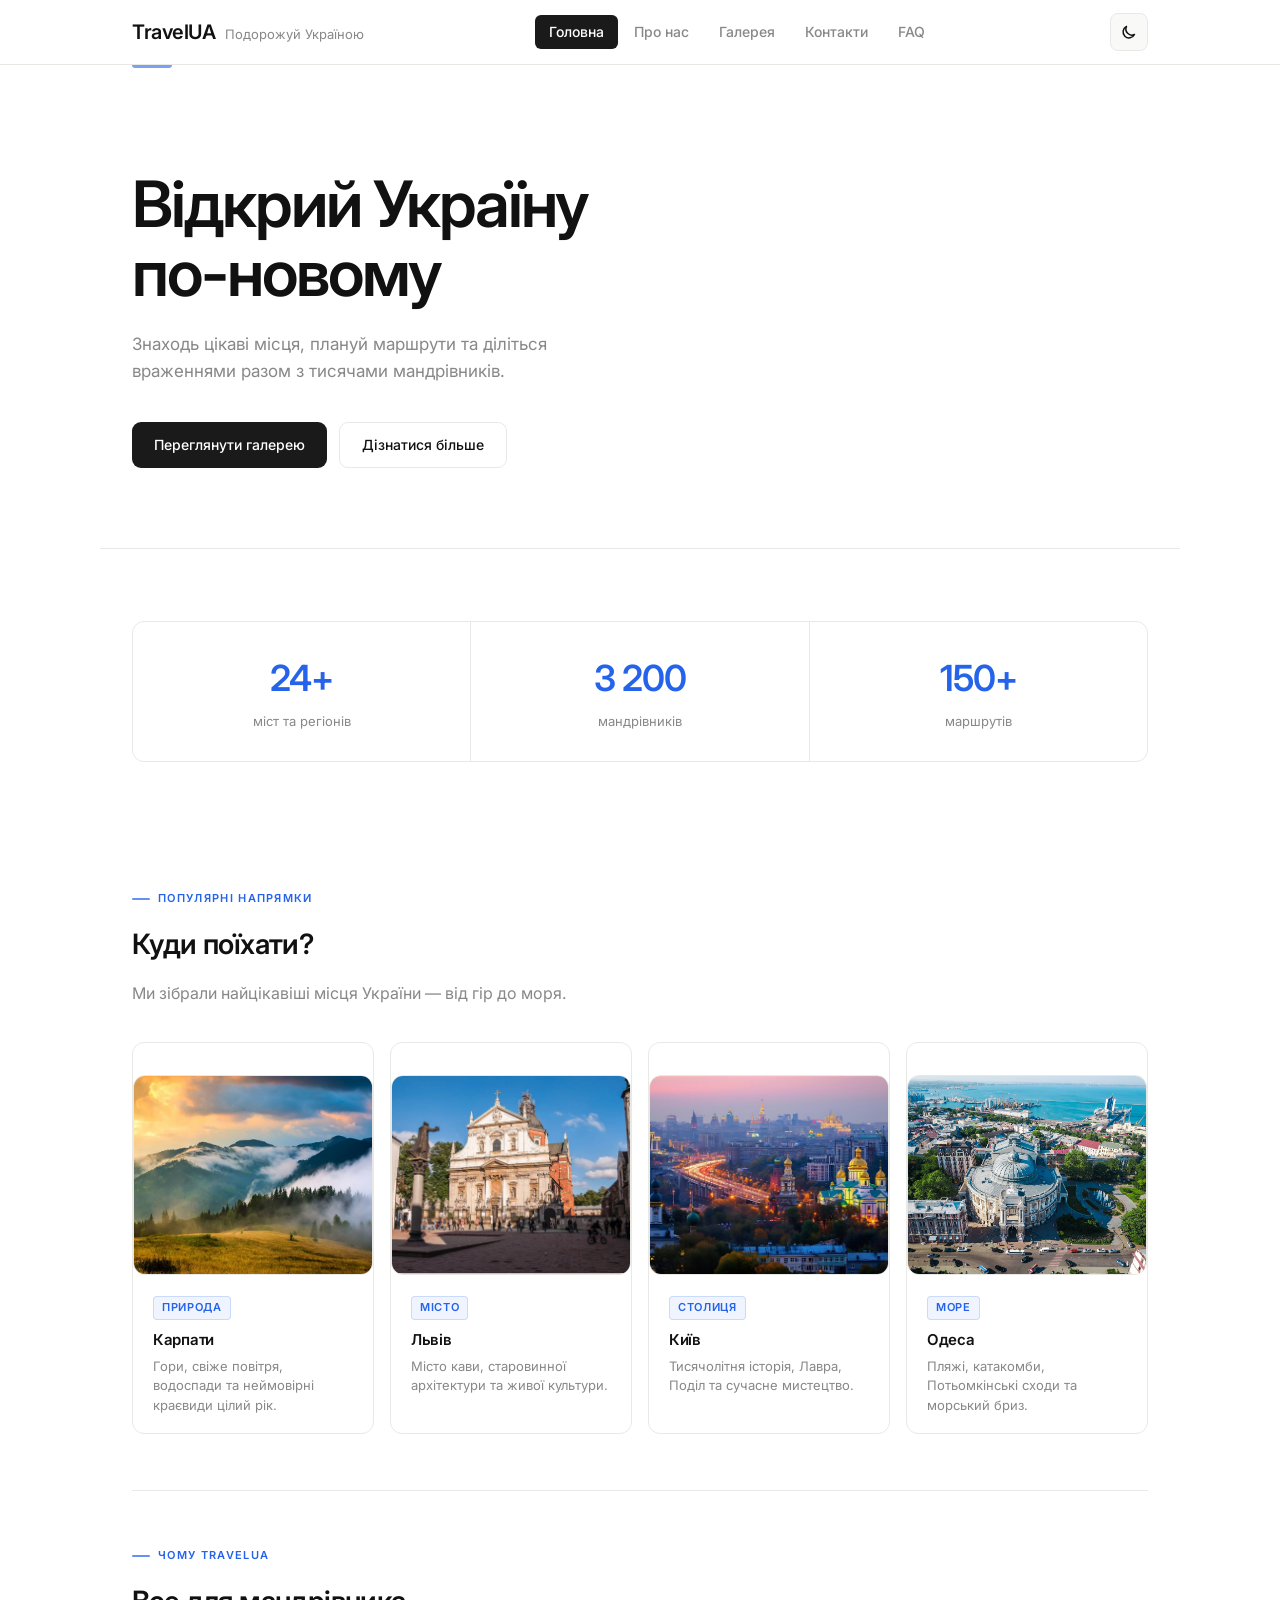
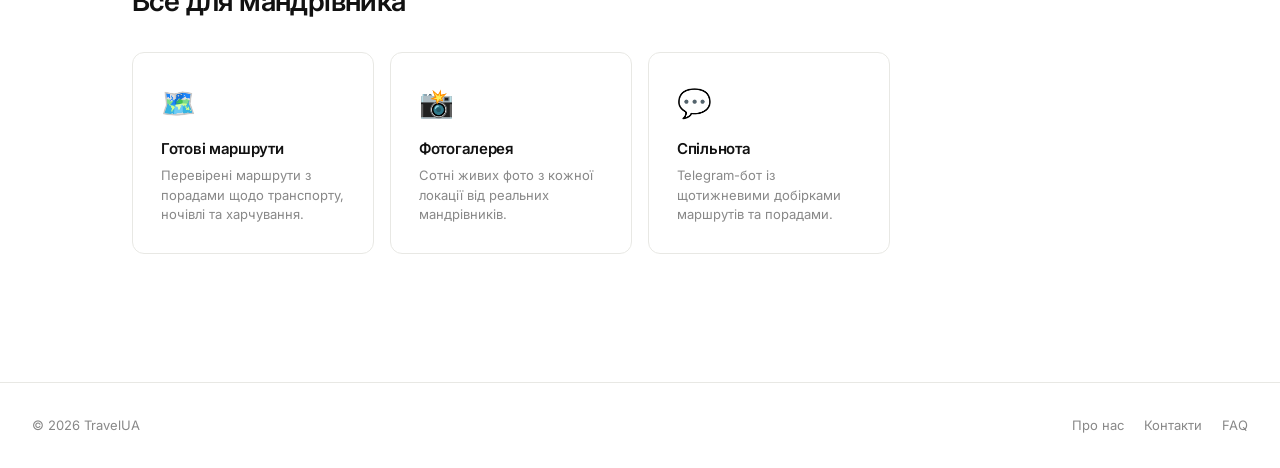
<file: index.html>
<!DOCTYPE html>
<html lang="uk">
<head>
    <meta charset="UTF-8">
    <meta name="viewport" content="width=device-width, initial-scale=1.0">
    <title>TravelUA — Головна</title>
    <link rel="stylesheet" href="style.css">
    <script src="Main.js"></script>
</head>
<body>

<header>
    <div class="top-panel">
        <div class="logo-block">
            <h1>TravelUA</h1>
            <p>Подорожуй Україною</p>
        </div>
        <nav class="navbar">
            <a href="index.html" class="active">Головна</a>
            <a href="about.html">Про нас</a>
            <a href="gallery.html">Галерея</a>
            <a href="contacts.html">Контакти</a>
            <a href="faq.html">FAQ</a>
        </nav>
        <button class="theme-toggle" id="themeToggle" title="Перемкнути тему">
            <span class="theme-icon">🌙</span>
        </button>
    </div>
</header>

<div class="hero">
    <h2>Відкрий Україну<br>по-новому</h2>
    <p>Знаходь цікаві місця, плануй маршрути та діліться враженнями разом з тисячами мандрівників.</p>
    <div class="hero-btns">
        <a href="gallery.html" class="btn btn-pulse">Переглянути галерею</a>
        <a href="about.html" class="btn btn-outline">Дізнатися більше</a>
    </div>
</div>

<main>

    <div class="stats">
        <div class="stat">
            <span class="stat-num">24+</span>
            <span class="stat-label">міст та регіонів</span>
        </div>
        <div class="stat">
            <span class="stat-num">3 200</span>
            <span class="stat-label">мандрівників</span>
        </div>
        <div class="stat">
            <span class="stat-num">150+</span>
            <span class="stat-label">маршрутів</span>
        </div>
    </div>

    <section class="block">
        <span class="section-label">Популярні напрямки</span>
        <h2>Куди поїхати?</h2>
        <p style="margin-bottom: 36px;">Ми зібрали найцікавіші місця України — від гір до моря.</p>
        <div class="grid">

            <div class="card">
                <img src="images/karpaty2.jpg" alt="Карпати">
                <div class="card-body">
                    <span class="card-tag">Природа</span>
                    <h3>Карпати</h3>
                    <p>Гори, свіже повітря, водоспади та неймовірні краєвиди цілий рік.</p>
                </div>
            </div>

            <div class="card">
                <img src="images/lviv2.jpg" alt="Львів">
                <div class="card-body">
                    <span class="card-tag">Місто</span>
                    <h3>Львів</h3>
                    <p>Місто кави, старовинної архітектури та живої культури.</p>
                </div>
            </div>

            <div class="card">
                <img src="images/kyiv.jpg" alt="Київ">
                <div class="card-body">
                    <span class="card-tag">Столиця</span>
                    <h3>Київ</h3>
                    <p>Тисячолітня історія, Лавра, Поділ та сучасне мистецтво.</p>
                </div>
            </div>

            <div class="card">
                <img src="images/odessa.jpg" alt="Одеса">
                <div class="card-body">
                    <span class="card-tag">Море</span>
                    <h3>Одеса</h3>
                    <p>Пляжі, катакомби, Потьомкінські сходи та морський бриз.</p>
                </div>
            </div>

        </div>
    </section>

    <section class="block">
        <span class="section-label">Чому TravelUA</span>
        <h2>Все для мандрівника</h2>
        <div class="grid" style="margin-top: 28px;">

            <div class="card">
                <div class="card-body" style="padding: 28px;">
                    <div style="font-size: 28px; margin-bottom: 12px;">🗺️</div>
                    <h3>Готові маршрути</h3>
                    <p>Перевірені маршрути з порадами щодо транспорту, ночівлі та харчування.</p>
                </div>
            </div>

            <div class="card">
                <div class="card-body" style="padding: 28px;">
                    <div style="font-size: 28px; margin-bottom: 12px;">📸</div>
                    <h3>Фотогалерея</h3>
                    <p>Сотні живих фото з кожної локації від реальних мандрівників.</p>
                </div>
            </div>

            <div class="card">
                <div class="card-body" style="padding: 28px;">
                    <div style="font-size: 28px; margin-bottom: 12px;">💬</div>
                    <h3>Спільнота</h3>
                    <p>Telegram-бот із щотижневими добірками маршрутів та порадами.</p>
                </div>
            </div>

        </div>
    </section>

</main>

<footer>
    <span class="footer-left">© 2026 TravelUA</span>
    <div class="footer-right">
        <a href="about.html">Про нас</a>
        <a href="contacts.html">Контакти</a>
        <a href="faq.html">FAQ</a>
    </div>
</footer>

</body>
</html>
</file>
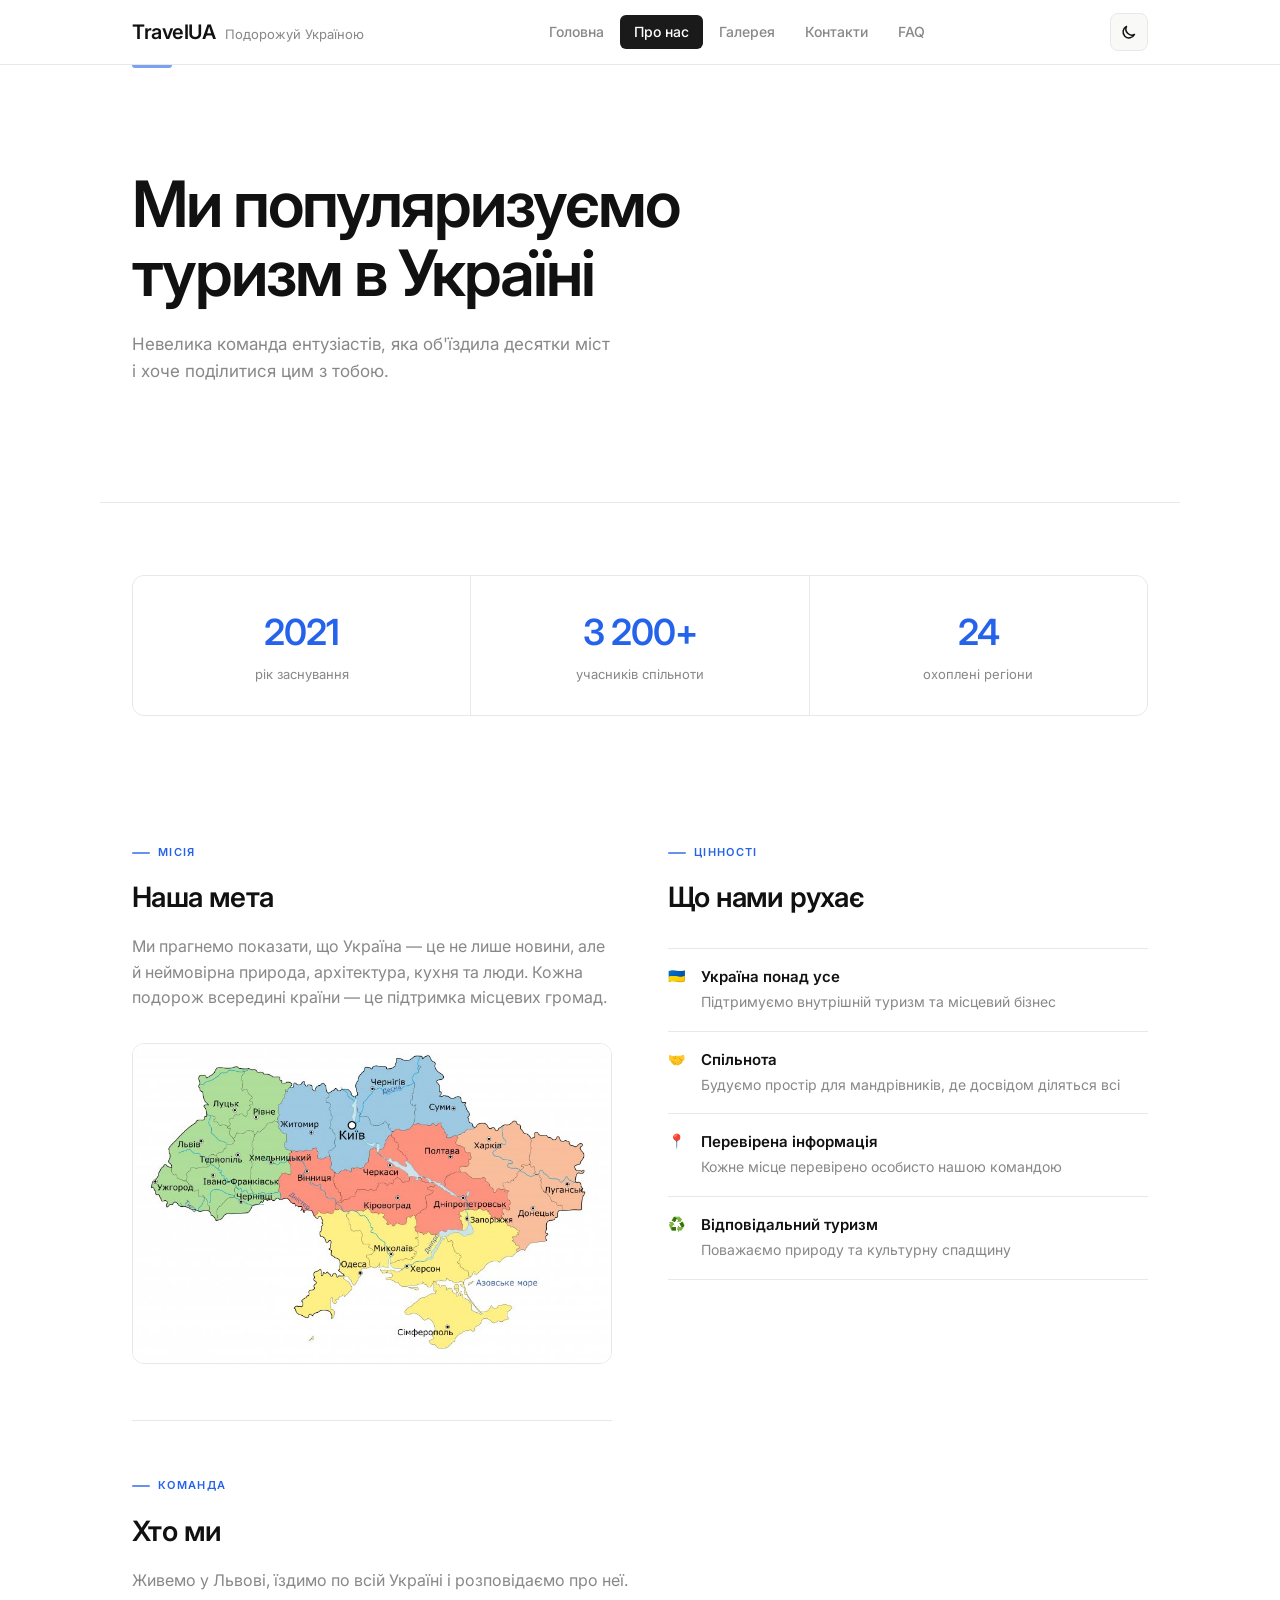
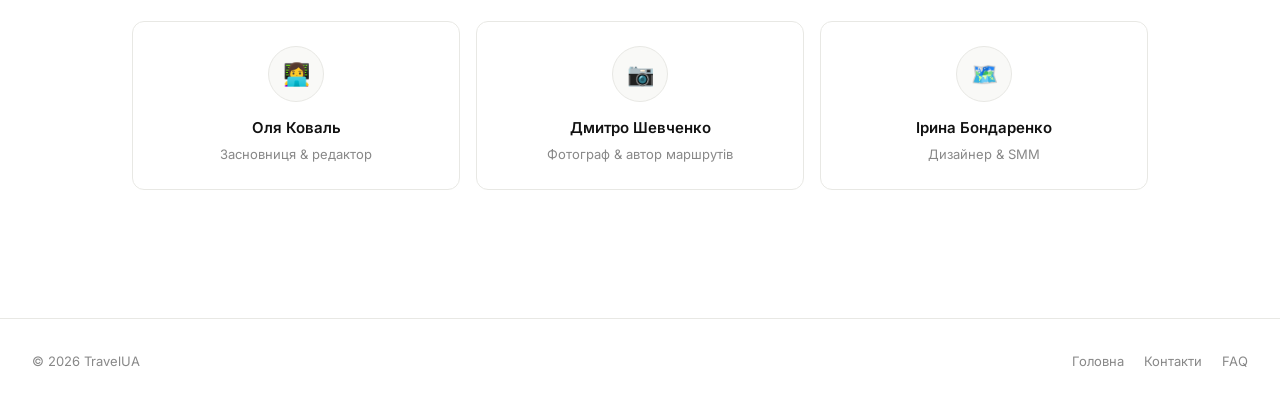
<file: about.html>
<!DOCTYPE html>
<html lang="uk">
<head>
    <meta charset="UTF-8">
    <meta name="viewport" content="width=device-width, initial-scale=1.0">
    <title>TravelUA — Про нас</title>
    <link rel="stylesheet" href="style.css">
    <script src="Main.js"></script>
</head>
<body>

<header>
    <div class="top-panel">
        <div class="logo-block">
            <h1>TravelUA</h1>
            <p>Подорожуй Україною</p>
        </div>
        <nav class="navbar">
            <a href="index.html">Головна</a>
            <a href="about.html" class="active">Про нас</a>
            <a href="gallery.html">Галерея</a>
            <a href="contacts.html">Контакти</a>
            <a href="faq.html">FAQ</a>
        </nav>
        <button class="theme-toggle" id="themeToggle" title="Перемкнути тему">
            <span class="theme-icon">🌙</span>
        </button>
    </div>
</header>

<div class="hero">
    <h2>Ми популяризуємо<br>туризм в Україні</h2>
    <p>Невелика команда ентузіастів, яка об'їздила десятки міст і хоче поділитися цим з тобою.</p>
</div>

<main>

    <div class="stats">
        <div class="stat">
            <span class="stat-num">2021</span>
            <span class="stat-label">рік заснування</span>
        </div>
        <div class="stat">
            <span class="stat-num">3 200+</span>
            <span class="stat-label">учасників спільноти</span>
        </div>
        <div class="stat">
            <span class="stat-num">24</span>
            <span class="stat-label">охоплені регіони</span>
        </div>
    </div>

    <div class="two-col">

        <section class="block">
            <span class="section-label">Місія</span>
            <h2>Наша мета</h2>
            <p>Ми прагнемо показати, що Україна — це не лише новини, але й неймовірна природа, архітектура, кухня та люди. Кожна подорож всередині країни — це підтримка місцевих громад.</p>
            <img src="images/Ukraine.jpg" alt="Карта України">
        </section>

        <section class="block">
            <span class="section-label">Цінності</span>
            <h2>Що нами рухає</h2>
            <ul class="values">
                <li>
                    <span class="values-icon">🇺🇦</span>
                    <div>
                        <strong>Україна понад усе</strong>
                        <span>Підтримуємо внутрішній туризм та місцевий бізнес</span>
                    </div>
                </li>
                <li>
                    <span class="values-icon">🤝</span>
                    <div>
                        <strong>Спільнота</strong>
                        <span>Будуємо простір для мандрівників, де досвідом діляться всі</span>
                    </div>
                </li>
                <li>
                    <span class="values-icon">📍</span>
                    <div>
                        <strong>Перевірена інформація</strong>
                        <span>Кожне місце перевірено особисто нашою командою</span>
                    </div>
                </li>
                <li>
                    <span class="values-icon">♻️</span>
                    <div>
                        <strong>Відповідальний туризм</strong>
                        <span>Поважаємо природу та культурну спадщину</span>
                    </div>
                </li>
            </ul>
        </section>

    </div>

    <section class="block">
        <span class="section-label">Команда</span>
        <h2>Хто ми</h2>
        <p>Живемо у Львові, їздимо по всій Україні і розповідаємо про неї.</p>
        <div class="team-grid">
            <div class="team-card">
                <div class="team-avatar">👩‍💻</div>
                <h4>Оля Коваль</h4>
                <p>Засновниця & редактор</p>
            </div>
            <div class="team-card">
                <div class="team-avatar">📷</div>
                <h4>Дмитро Шевченко</h4>
                <p>Фотограф & автор маршрутів</p>
            </div>
            <div class="team-card">
                <div class="team-avatar">🗺️</div>
                <h4>Ірина Бондаренко</h4>
                <p>Дизайнер & SMM</p>
            </div>
        </div>
    </section>

</main>

<footer>
    <span class="footer-left">© 2026 TravelUA</span>
    <div class="footer-right">
        <a href="index.html">Головна</a>
        <a href="contacts.html">Контакти</a>
        <a href="faq.html">FAQ</a>
    </div>
</footer>

</body>
</html>
</file>
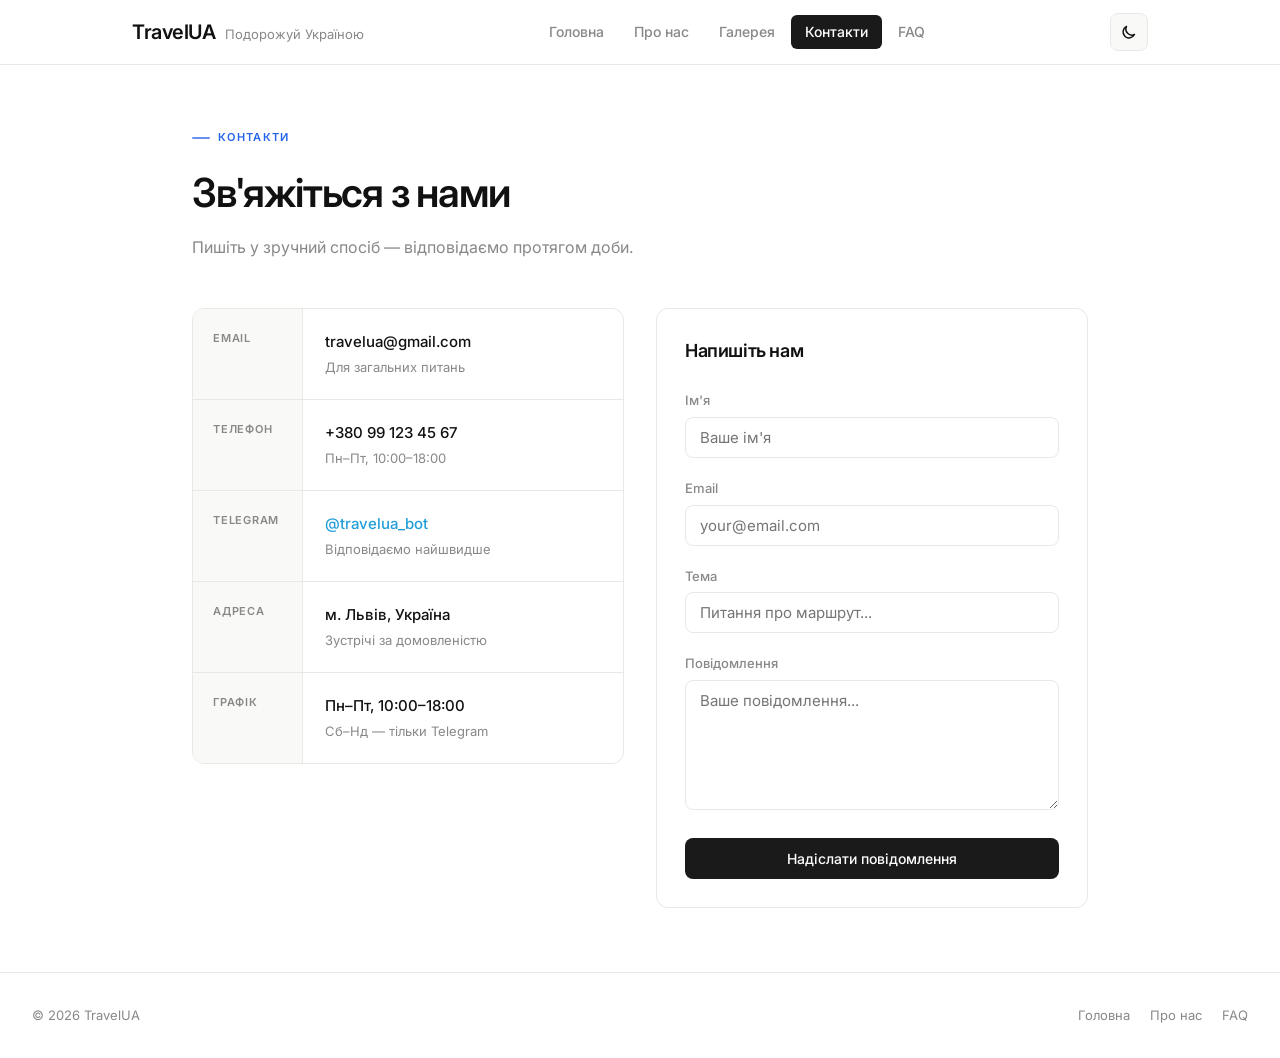
<file: contacts.html>
<!DOCTYPE html>
<html lang="uk">
<head>
    <meta charset="UTF-8">
    <meta name="viewport" content="width=device-width, initial-scale=1.0">
    <title>TravelUA — Контакти</title>
    <link rel="stylesheet" href="style.css">
    <script src="Main.js"></script>
    <style>
        .contacts-wrap {
            max-width: 960px;
            margin: 0 auto;
            padding: 64px 32px;
        }

        .contacts-header { margin-bottom: 48px; }

        .contacts-header h2 {
            font-size: 40px;
            font-weight: 600;
            letter-spacing: -1.2px;
            margin-bottom: 10px;
            color: var(--text);
            transition: color 0.3s ease;
            animation: fadeInUp 0.6s ease both;
        }

        .contacts-header p {
            font-size: 16px;
            color: var(--text-muted);
            transition: color 0.3s ease;
        }

        .contacts-grid {
            display: grid;
            grid-template-columns: 1fr 1fr;
            gap: 32px;
            align-items: start;
        }

        /* ─ Таблиця контактів ─ */
        .info-list {
            list-style: none;
            border: 1px solid var(--border);
            border-radius: var(--radius);
            overflow: hidden;
            transition: border-color 0.3s ease;
        }

        .info-list li {
            display: flex;
            border-bottom: 1px solid var(--border);
            transition: border-color 0.3s ease, background 0.2s ease;
        }

        .info-list li:last-child { border-bottom: none; }
        .info-list li:hover { background: var(--surface); }

        .info-list .lbl {
            font-size: 11px;
            font-weight: 600;
            letter-spacing: 0.07em;
            text-transform: uppercase;
            color: var(--text-muted);
            background: var(--surface);
            padding: 22px 20px;
            min-width: 110px;
            display: flex;
            align-items: flex-start;
            border-right: 1px solid var(--border);
            flex-shrink: 0;
            line-height: 1.4;
            transition: background 0.3s ease, color 0.3s ease, border-color 0.3s ease;
        }

        .info-list .val {
            padding: 22px 22px;
            font-size: 15px;
            font-weight: 500;
            display: flex;
            flex-direction: column;
            justify-content: center;
            gap: 4px;
            line-height: 1.5;
            color: var(--text);
            transition: color 0.3s ease;
        }

        .info-list .val small {
            font-size: 13px;
            font-weight: 400;
            color: var(--text-muted);
            transition: color 0.3s ease;
        }

        .info-list a {
            text-decoration: none;
            color: var(--text);
            transition: color 0.2s ease;
        }

        .info-list a:hover { color: var(--blue); }
        .info-list .tg-link { color: var(--tg); }
        .info-list .tg-link:hover { color: var(--tg-hover); }

        /* ─ Форма ─ */
        .form-box {
            border: 1px solid var(--border);
            border-radius: var(--radius);
            padding: 28px;
            background: var(--bg);
            transition: border-color 0.3s ease, background 0.3s ease;
        }

        .form-box h3 {
            font-size: 18px;
            font-weight: 600;
            margin-bottom: 24px;
            letter-spacing: -0.4px;
            color: var(--text);
            transition: color 0.3s ease;
        }

        @media (max-width: 700px) {
            .contacts-wrap { padding: 40px 20px; }
            .contacts-grid { grid-template-columns: 1fr; gap: 20px; }
            .contacts-header h2 { font-size: 28px; }
        }
    </style>
</head>
<body>

<header>
    <div class="top-panel">
        <div class="logo-block">
            <h1>TravelUA</h1>
            <p>Подорожуй Україною</p>
        </div>
        <nav class="navbar">
            <a href="index.html">Головна</a>
            <a href="about.html">Про нас</a>
            <a href="gallery.html">Галерея</a>
            <a href="contacts.html" class="active">Контакти</a>
            <a href="faq.html">FAQ</a>
        </nav>
        <button class="theme-toggle" id="themeToggle" title="Перемкнути тему">
            <span class="theme-icon">🌙</span>
        </button>
    </div>
</header>

<div class="contacts-wrap">

    <div class="contacts-header">
        <span class="section-label">Контакти</span>
        <h2>Зв'яжіться з нами</h2>
        <p>Пишіть у зручний спосіб — відповідаємо протягом доби.</p>
    </div>

    <div class="contacts-grid">

        <!-- Таблиця контактів -->
        <ul class="info-list">
            <li>
                <span class="lbl">Email</span>
                <span class="val">
                    <a href="mailto:travelua@gmail.com">travelua@gmail.com</a>
                    <small>Для загальних питань</small>
                </span>
            </li>
            <li>
                <span class="lbl">Телефон</span>
                <span class="val">
                    <a href="tel:+380991234567">+380 99 123 45 67</a>
                    <small>Пн–Пт, 10:00–18:00</small>
                </span>
            </li>
            <li>
                <span class="lbl">Telegram</span>
                <span class="val">
                    <a href="https://t.me/travelua_bot" target="_blank" rel="noopener" class="tg-link">@travelua_bot</a>
                    <small>Відповідаємо найшвидше</small>
                </span>
            </li>
            <li>
                <span class="lbl">Адреса</span>
                <span class="val">
                    м. Львів, Україна
                    <small>Зустрічі за домовленістю</small>
                </span>
            </li>
            <li>
                <span class="lbl">Графік</span>
                <span class="val">
                    Пн–Пт, 10:00–18:00
                    <small>Сб–Нд — тільки Telegram</small>
                </span>
            </li>
        </ul>

        <!-- Форма -->
        <div class="form-box">
            <h3>Напишіть нам</h3>

            <form id="contactForm">
                <div class="form-group">
                    <label>Ім'я</label>
                    <input id="f-name" type="text" placeholder="Ваше ім'я" required>
                </div>
                <div class="form-group">
                    <label>Email</label>
                    <input id="f-email" type="email" placeholder="your@email.com" required>
                </div>
                <div class="form-group">
                    <label>Тема</label>
                    <input id="f-subject" type="text" placeholder="Питання про маршрут...">
                </div>
                <div class="form-group">
                    <label>Повідомлення</label>
                    <textarea id="f-message" placeholder="Ваше повідомлення..." required></textarea>
                </div>
                <button type="submit" id="submitBtn">Надіслати повідомлення</button>
            </form>

            <div id="formStatus" style="display:none; margin-top:14px; padding:12px 16px; border-radius:8px; font-size:14px;"></div>
        </div>

    </div>
</div>

<footer>
    <span class="footer-left">© 2026 TravelUA</span>
    <div class="footer-right">
        <a href="index.html">Головна</a>
        <a href="about.html">Про нас</a>
        <a href="faq.html">FAQ</a>
    </div>
</footer>

<script>
    // 🔧 ЗАМІНИ НА СВОЇ ЗНАЧЕННЯ:
    const BOT_TOKEN = '8641746591:AAGP38V2bsJSsmVGAyNgNDgkNwR6NIYEXKI';
    const CHAT_ID   = '1978236312';

    document.getElementById('contactForm').addEventListener('submit', async function(e) {
        e.preventDefault();

        const name    = document.getElementById('f-name').value.trim();
        const email   = document.getElementById('f-email').value.trim();
        const subject = document.getElementById('f-subject').value.trim();
        const message = document.getElementById('f-message').value.trim();

        const text =
            `📬 <b>Нове повідомлення з сайту TravelUA</b>\n\n` +
            `👤 <b>Ім'я:</b> ${name}\n` +
            `📧 <b>Email:</b> ${email}\n` +
            (subject ? `📌 <b>Тема:</b> ${subject}\n` : '') +
            `\n💬 <b>Повідомлення:</b>\n${message}`;

        const btn = document.getElementById('submitBtn');
        const status = document.getElementById('formStatus');

        btn.disabled = true;
        btn.textContent = 'Надсилаємо...';

        try {
            const res = await fetch(`https://api.telegram.org/bot${BOT_TOKEN}/sendMessage`, {
                method: 'POST',
                headers: { 'Content-Type': 'application/json' },
                body: JSON.stringify({ chat_id: CHAT_ID, text, parse_mode: 'HTML' })
            });

            const data = await res.json();

            if (data.ok) {
                status.style.cssText = 'display:block; background:#f0fdf4; border:1px solid #bbf7d0; color:#166534; margin-top:14px; padding:12px 16px; border-radius:8px; font-size:14px;';
                status.textContent = '✓ Повідомлення надіслано! Відповімо найближчим часом.';
                document.getElementById('contactForm').reset();
            } else {
                throw new Error(data.description);
            }
        } catch (err) {
            status.style.cssText = 'display:block; background:#fef2f2; border:1px solid #fecaca; color:#991b1b; margin-top:14px; padding:12px 16px; border-radius:8px; font-size:14px;';
            status.textContent = '✗ Помилка. Спробуйте ще раз або напишіть нам на email.';
        } finally {
            btn.disabled = false;
            btn.textContent = 'Надіслати повідомлення';
        }
    });
</script>

</body>
</html>
</file>
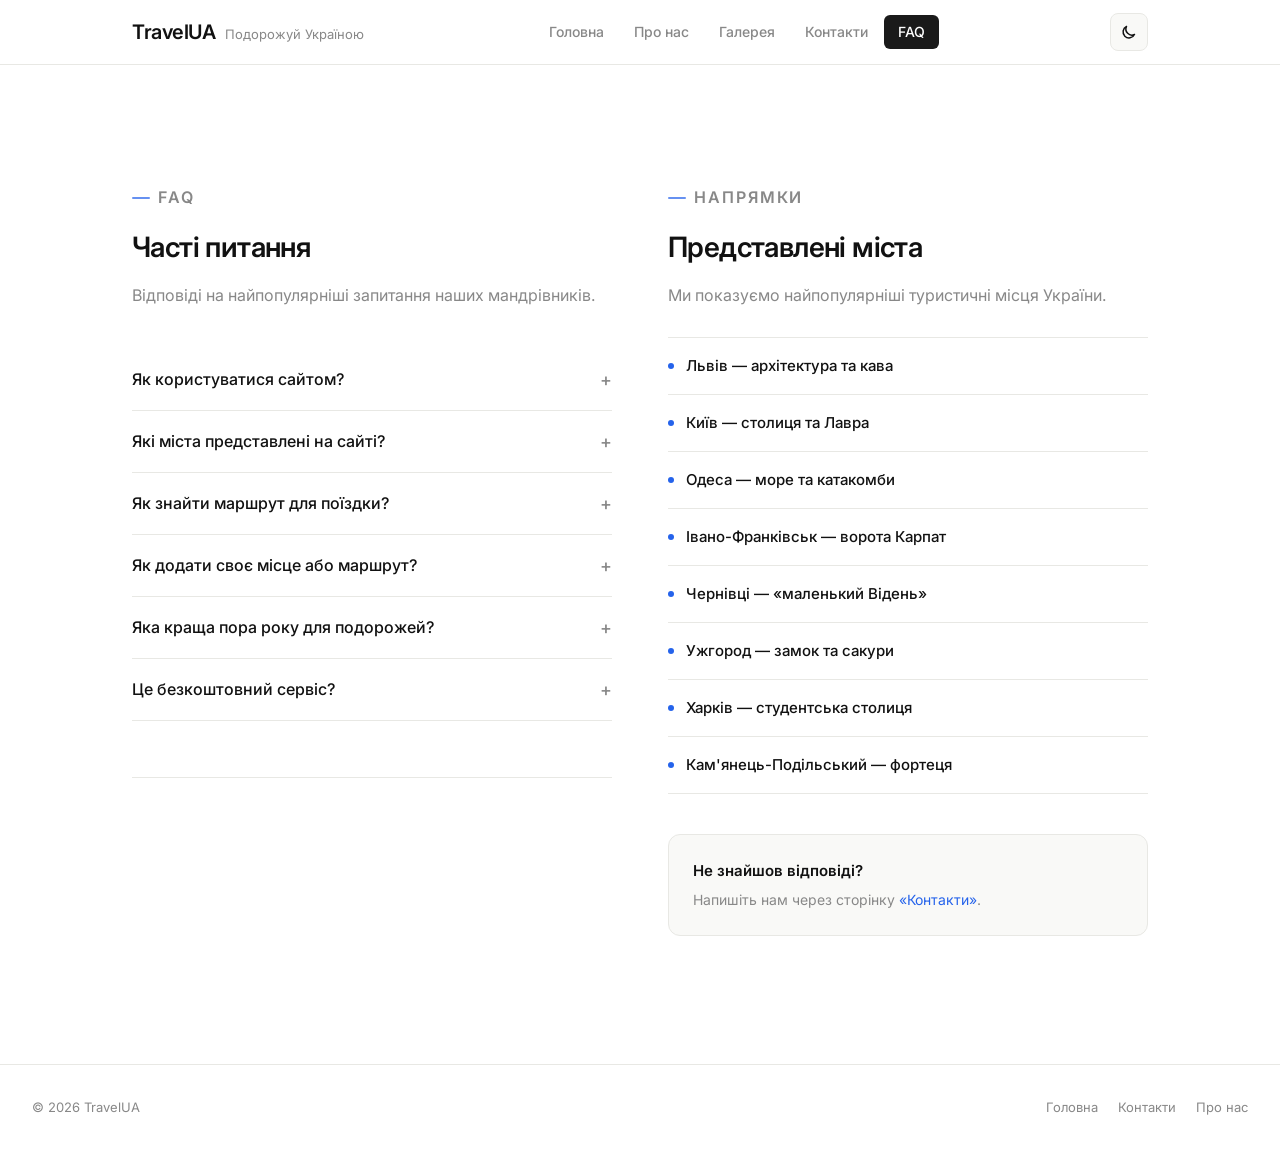
<file: faq.html>
<!DOCTYPE html>
<html lang="uk">
<head>
    <meta charset="UTF-8">
    <meta name="viewport" content="width=device-width, initial-scale=1.0">
    <title>TravelUA — FAQ</title>
    <link rel="stylesheet" href="style.css">
    <script src="Main.js"></script>
</head>
<body>

<header>
    <div class="top-panel">
        <div class="logo-block">
            <h1>TravelUA</h1>
            <p>Подорожуй Україною</p>
        </div>
        <nav class="navbar">
            <a href="index.html">Головна</a>
            <a href="about.html">Про нас</a>
            <a href="gallery.html">Галерея</a>
            <a href="contacts.html">Контакти</a>
            <a href="faq.html" class="active">FAQ</a>
        </nav>
        <button class="theme-toggle" id="themeToggle" title="Перемкнути тему">
            <span class="theme-icon">🌙</span>
        </button>
    </div>
</header>

<main>

    <div class="two-col" style="align-items: start;">

        <section class="block" style="padding-top: 48px;">
            <p class="section-label">FAQ</p>
            <h2>Часті питання</h2>
            <p style="margin-bottom: 40px;">Відповіді на найпопулярніші запитання наших мандрівників.</p>

            <div class="faq-item">
                <button class="faq-q">Як користуватися сайтом? <span class="arrow">+</span></button>
                <div class="faq-a">Оберіть сторінку через меню навігації. У розділі «Галерея» — фото локацій з описами. У «Контактах» — форма зворотного зв'язку.</div>
            </div>

            <div class="faq-item">
                <button class="faq-q">Які міста представлені на сайті? <span class="arrow">+</span></button>
                <div class="faq-a">Наразі представлені Львів, Київ, Одеса, Івано-Франківськ та інші туристичні міста України.</div>
            </div>

            <div class="faq-item">
                <button class="faq-q">Як знайти маршрут для поїздки? <span class="arrow">+</span></button>
                <div class="faq-a">Перегляньте розділ «Галерея» та оберіть напрямок, який вас зацікавив.</div>
            </div>

            <div class="faq-item">
                <button class="faq-q">Як додати своє місце або маршрут? <span class="arrow">+</span></button>
                <div class="faq-a">Напишіть нам на email або через форму на сторінці «Контакти».</div>
            </div>

            <div class="faq-item">
                <button class="faq-q">Яка краща пора року для подорожей? <span class="arrow">+</span></button>
                <div class="faq-a">Карпати чудові взимку та влітку, Одеса — влітку, а Львів та Київ — комфортні для подорожей увесь рік.</div>
            </div>

            <div class="faq-item">
                <button class="faq-q">Це безкоштовний сервіс? <span class="arrow">+</span></button>
                <div class="faq-a">Так, сайт повністю безкоштовний для всіх користувачів.</div>
            </div>
        </section>

        <section class="block" style="padding-top: 48px;">
            <p class="section-label">Напрямки</p>
            <h2>Представлені міста</h2>
            <p style="margin-bottom: 28px;">Ми показуємо найпопулярніші туристичні місця України.</p>

            <ul class="faq-list" style="margin-bottom: 40px;">
                <li>Львів — архітектура та кава</li>
                <li>Київ — столиця та Лавра</li>
                <li>Одеса — море та катакомби</li>
                <li>Івано-Франківськ — ворота Карпат</li>
                <li>Чернівці — «маленький Відень»</li>
                <li>Ужгород — замок та сакури</li>
                <li>Харків — студентська столиця</li>
                <li>Кам'янець-Подільський — фортеця</li>
            </ul>

            <div style="border: 1px solid var(--border); border-radius: var(--radius); padding: 24px; background: var(--surface); transition: background 0.3s ease, border-color 0.3s ease;">
                <p style="font-size: 15px; font-weight: 600; margin-bottom: 6px; color: var(--text);">Не знайшов відповіді?</p>
                <p style="font-size: 14px; color: var(--text-muted);">Напишіть нам через сторінку <a href="contacts.html" style="color: var(--blue); text-decoration: none;">«Контакти»</a>.</p>
            </div>
        </section>

    </div>

</main>

<footer>
    <span class="footer-left">© 2026 TravelUA</span>
    <div class="footer-right">
        <a href="index.html">Головна</a>
        <a href="contacts.html">Контакти</a>
        <a href="about.html">Про нас</a>
    </div>
</footer>

<script>
    document.querySelectorAll('.faq-q').forEach(btn => {
        btn.addEventListener('click', () => {
            const item = btn.parentElement;
            const isOpen = item.classList.contains('open');
            document.querySelectorAll('.faq-item').forEach(i => i.classList.remove('open'));
            if (!isOpen) item.classList.add('open');
        });
    });
</script>

</body>
</html>
</file>
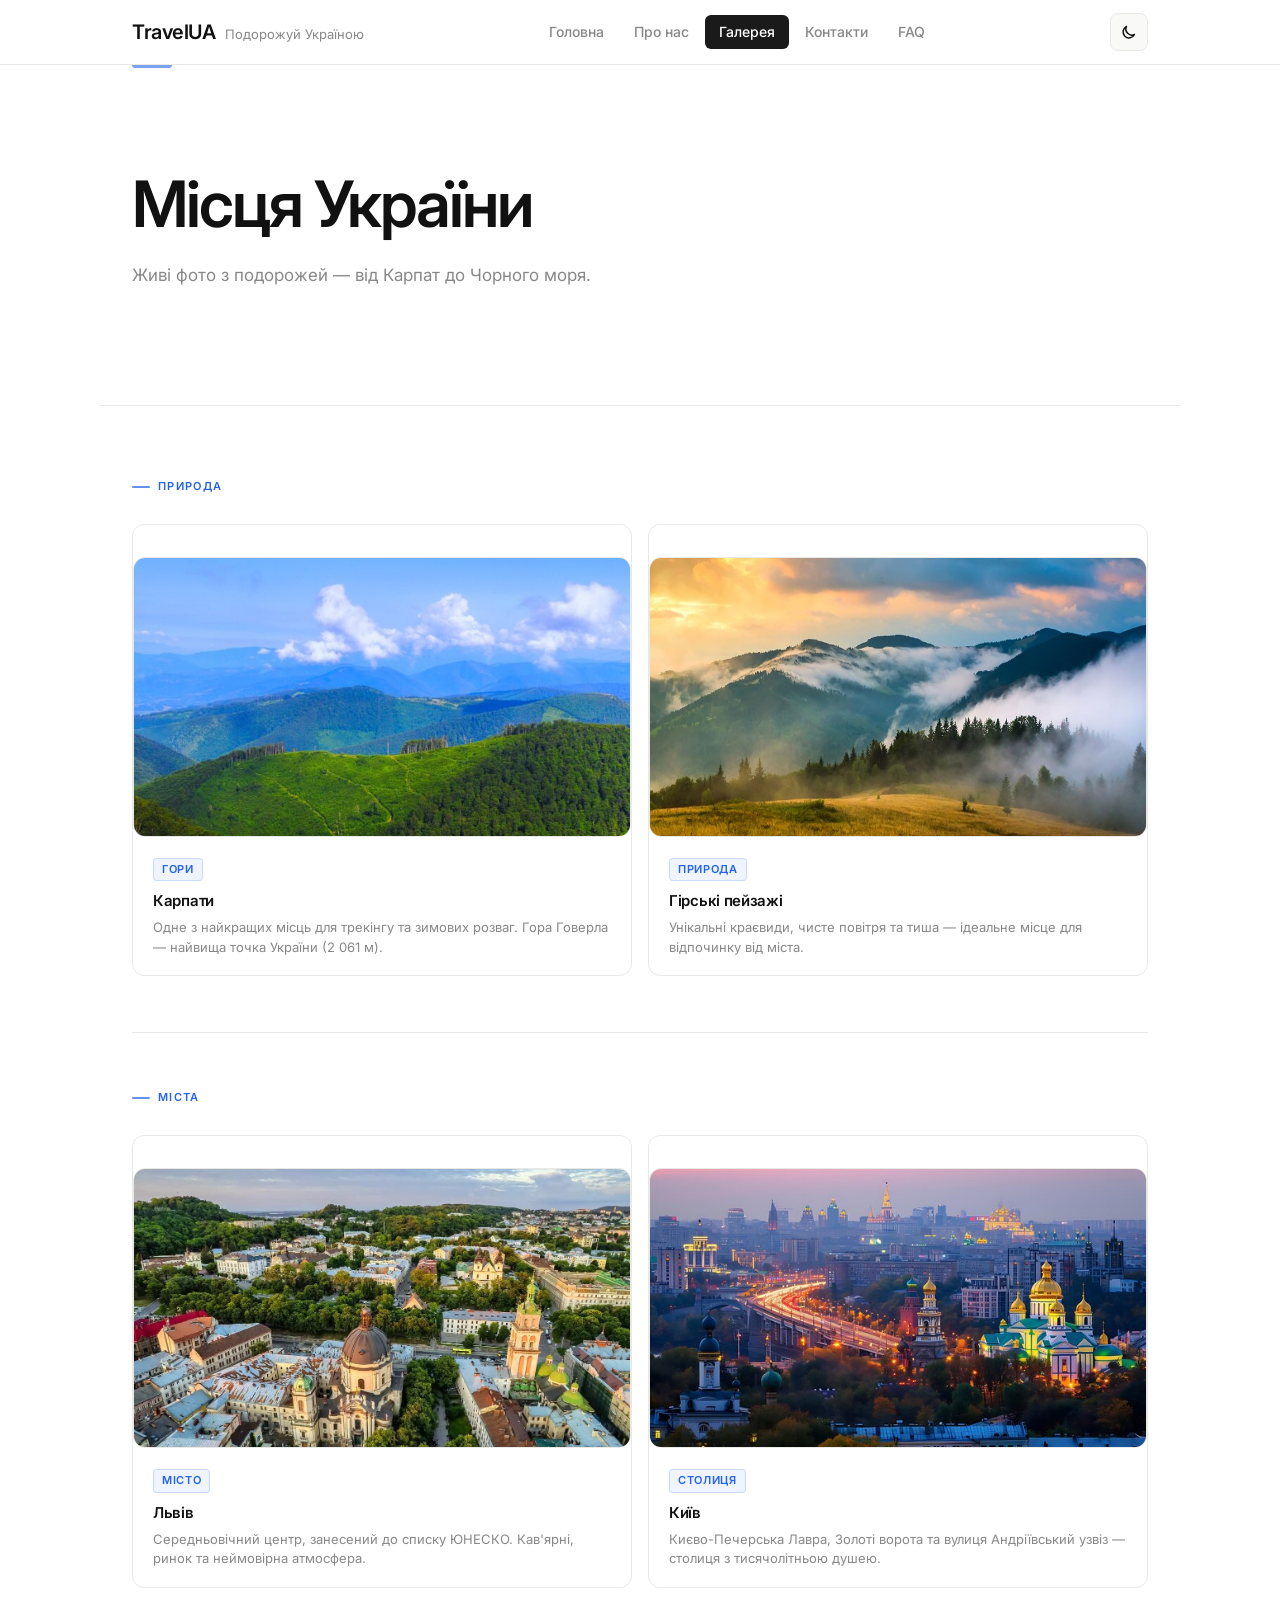
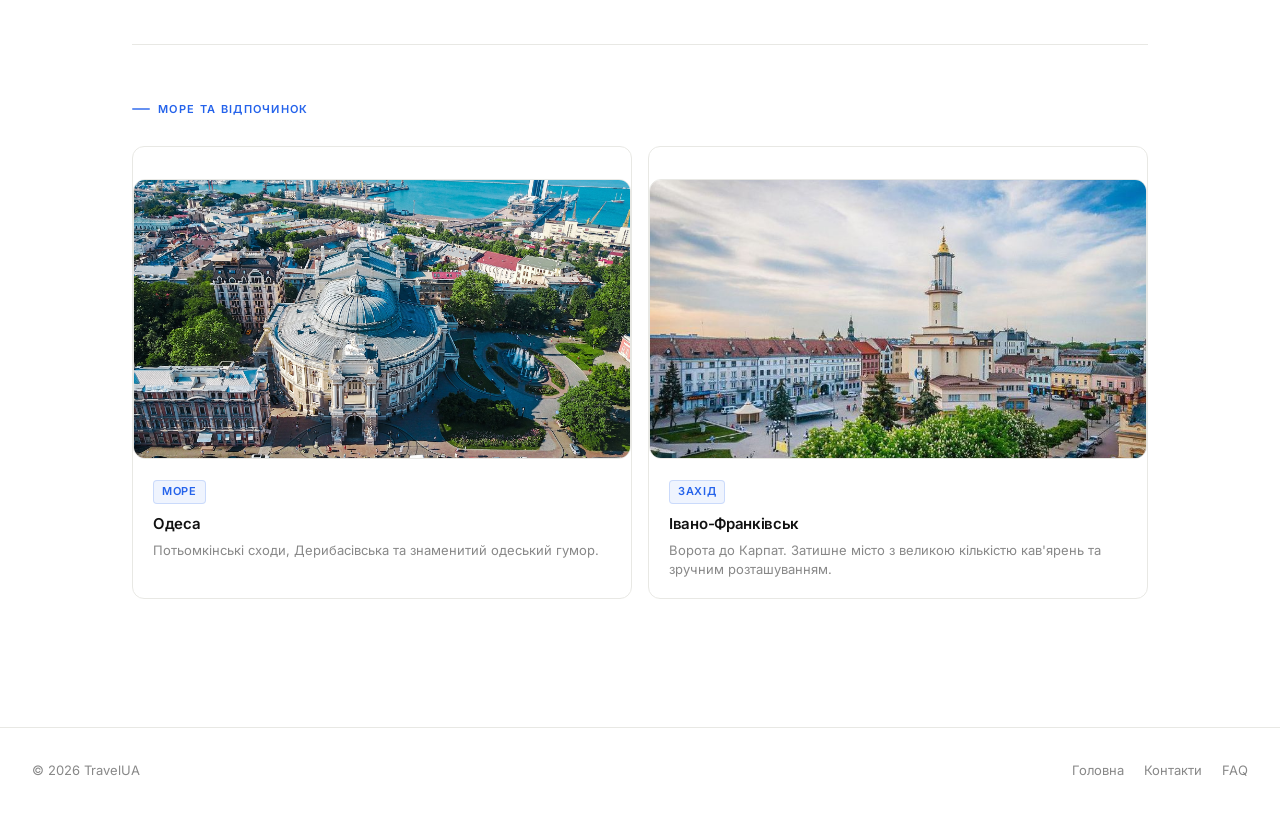
<file: gallery.html>
<!DOCTYPE html>
<html lang="uk">
<head>
    <meta charset="UTF-8">
    <meta name="viewport" content="width=device-width, initial-scale=1.0">
    <title>TravelUA — Галерея</title>
    <link rel="stylesheet" href="style.css">
    <script src="Main.js"></script>
</head>
<body>

<header>
    <div class="top-panel">
        <div class="logo-block">
            <h1>TravelUA</h1>
            <p>Подорожуй Україною</p>
        </div>
        <nav class="navbar">
            <a href="index.html">Головна</a>
            <a href="about.html">Про нас</a>
            <a href="gallery.html" class="active">Галерея</a>
            <a href="contacts.html">Контакти</a>
            <a href="faq.html">FAQ</a>
        </nav>
        <button class="theme-toggle" id="themeToggle" title="Перемкнути тему">
            <span class="theme-icon">🌙</span>
        </button>
    </div>
</header>

<div class="hero">
    <h2>Місця України</h2>
    <p>Живі фото з подорожей — від Карпат до Чорного моря.</p>
</div>

<main>

    <section class="block" style="padding-top: 0;">
        <span class="section-label">Природа</span>
        <div class="gallery-grid">
            <div class="card">
                <img src="images/karpaty.jpg" alt="Карпати">
                <div class="card-body">
                    <span class="card-tag">Гори</span>
                    <h3>Карпати</h3>
                    <p>Одне з найкращих місць для трекінгу та зимових розваг. Гора Говерла — найвища точка України (2 061 м).</p>
                </div>
            </div>
            <div class="card">
                <img src="images/karpaty2.jpg" alt="Карпати 2">
                <div class="card-body">
                    <span class="card-tag">Природа</span>
                    <h3>Гірські пейзажі</h3>
                    <p>Унікальні краєвиди, чисте повітря та тиша — ідеальне місце для відпочинку від міста.</p>
                </div>
            </div>
        </div>
    </section>

    <section class="block">
        <span class="section-label">Міста</span>
        <div class="gallery-grid">
            <div class="card">
                <img src="images/lviv.jpg" alt="Львів">
                <div class="card-body">
                    <span class="card-tag">Місто</span>
                    <h3>Львів</h3>
                    <p>Середньовічний центр, занесений до списку ЮНЕСКО. Кав'ярні, ринок та неймовірна атмосфера.</p>
                </div>
            </div>
            <div class="card">
                <img src="images/kyiv.jpg" alt="Київ">
                <div class="card-body">
                    <span class="card-tag">Столиця</span>
                    <h3>Київ</h3>
                    <p>Києво-Печерська Лавра, Золоті ворота та вулиця Андріївський узвіз — столиця з тисячолітньою душею.</p>
                </div>
            </div>
        </div>
    </section>

    <section class="block">
        <span class="section-label">Море та відпочинок</span>
        <div class="gallery-grid">
            <div class="card">
                <img src="images/odessa.jpg" alt="Одеса">
                <div class="card-body">
                    <span class="card-tag">Море</span>
                    <h3>Одеса</h3>
                    <p>Потьомкінські сходи, Дерибасівська та знаменитий одеський гумор.</p>
                </div>
            </div>
            <div class="card">
                <img src="images/ivanofrank.jpg" alt="Івано-Франківськ">
                <div class="card-body">
                    <span class="card-tag">Захід</span>
                    <h3>Івано-Франківськ</h3>
                    <p>Ворота до Карпат. Затишне місто з великою кількістю кав'ярень та зручним розташуванням.</p>
                </div>
            </div>
        </div>
    </section>

</main>

<footer>
    <span class="footer-left">© 2026 TravelUA</span>
    <div class="footer-right">
        <a href="index.html">Головна</a>
        <a href="contacts.html">Контакти</a>
        <a href="faq.html">FAQ</a>
    </div>
</footer>

</body>
</html>
</file>
<file: style.css>
@import url('https://fonts.googleapis.com/css2?family=Inter:wght@300;400;500;600&display=swap');

/* ══════════════════════════════════════
   CSS-змінні — світла тема (за замовч.)
   ══════════════════════════════════════ */
:root {
    --bg: #ffffff;
    --surface: #f9f9f7;
    --border: #e8e8e4;
    --text: #111111;
    --text-muted: #888888;
    --accent: #1a1a1a;
    --accent-hover: #333333;
    --blue: #2563eb;
    --tg: #229ED9;
    --tg-hover: #1a86ba;
    --radius: 12px;
    --shadow: 0 4px 20px rgba(0,0,0,0.06);
    --shadow-hover: 0 8px 32px rgba(0,0,0,0.12);
}

/* ══════════════════════════════════════
   Темна тема
   ══════════════════════════════════════ */
[data-theme="dark"] {
    --bg: #0f0f0f;
    --surface: #1a1a1a;
    --border: #2a2a2a;
    --text: #f0f0f0;
    --text-muted: #666666;
    --accent: #f0f0f0;
    --accent-hover: #cccccc;
    --shadow: 0 4px 20px rgba(0,0,0,0.3);
    --shadow-hover: 0 8px 32px rgba(0,0,0,0.5);
}

/* ══════════════════════════════════════
   База
   ══════════════════════════════════════ */
*, *::before, *::after { box-sizing: border-box; margin: 0; padding: 0; }
html { scroll-behavior: smooth; }

body {
    font-family: 'Inter', sans-serif;
    background: var(--bg);
    color: var(--text);
    font-size: 16px;
    line-height: 1.6;
    -webkit-font-smoothing: antialiased;
    /* плавне перемикання теми */
    transition: background 0.3s ease, color 0.3s ease;
}

/* ══════════════════════════════════════
   @keyframes анімації
   ══════════════════════════════════════ */

/* Поява знизу при завантаженні */
@keyframes fadeInUp {
    from { opacity: 0; transform: translateY(28px); }
    to   { opacity: 1; transform: translateY(0); }
}

/* Поява зліва */
@keyframes fadeInLeft {
    from { opacity: 0; transform: translateX(-24px); }
    to   { opacity: 1; transform: translateX(0); }
}

/* Пульсація кнопки CTA */
@keyframes pulse {
    0%, 100% { box-shadow: 0 0 0 0 rgba(26,26,26,0.25); }
    50%       { box-shadow: 0 0 0 10px rgba(26,26,26,0); }
}

/* Обертання іконки теми */
@keyframes spinOnce {
    from { transform: rotate(0deg); }
    to   { transform: rotate(360deg); }
}
/* ══════════════════════════════════════
   Header
   ══════════════════════════════════════ */
header {
    position: sticky;
    top: 0;
    z-index: 100;
    background: rgba(255,255,255,0.88);
    backdrop-filter: blur(14px);
    border-bottom: 1px solid var(--border);
    transition: background 0.3s ease, border-color 0.3s ease;
}

[data-theme="dark"] header {
    background: rgba(15,15,15,0.88);
}

.top-panel {
    max-width: 1080px;
    margin: 0 auto;
    padding: 0 32px;
    height: 64px;
    display: flex;
    align-items: center;
    justify-content: space-between;
    gap: 16px;
}

/* ─── Логотип ─── */
.logo-block {
    display: flex;
    align-items: baseline;
    gap: 10px;
    animation: fadeInLeft 0.5s ease both;
}

.logo-block h1 {
    font-size: 20px;
    font-weight: 600;
    letter-spacing: -0.5px;
    color: var(--text);
    transition: color 0.3s ease;
}

.logo-block p {
    font-size: 13px;
    color: var(--text-muted);
    transition: color 0.3s ease;
}

/* ─── Навігація ─── */
.navbar {
    display: flex;
    gap: 2px;
    animation: fadeInLeft 0.5s ease 0.1s both;
}

.navbar a {
    text-decoration: none;
    color: var(--text-muted);
    font-size: 14px;
    font-weight: 500;
    padding: 6px 14px;
    border-radius: 6px;
    /* Урок 5: transition на hover */
    transition: background 0.2s ease, color 0.2s ease, transform 0.2s ease;
    position: relative;
}

.navbar a:hover {
    background: var(--surface);
    color: var(--text);
    transform: translateY(-1px);
}

.navbar a.active {
    background: var(--accent);
    color: var(--bg);
    transition: background 0.3s ease, color 0.3s ease;
}

/* ─── Dark mode toggle ─── */
.theme-toggle {
    background: var(--surface);
    border: 1px solid var(--border);
    border-radius: 8px;
    width: 38px;
    height: 38px;
    display: flex;
    align-items: center;
    justify-content: center;
    cursor: pointer;
    font-size: 18px;
    flex-shrink: 0;
    color: var(--text);
    transition: background 0.2s ease, border-color 0.2s ease, transform 0.2s ease;
    line-height: 1;
}

.theme-toggle:hover {
    background: var(--border);
    transform: scale(1.1);
}

/* SVG-іконки всередині кнопки */
.theme-icon {
    display: flex;
    align-items: center;
    justify-content: center;
    line-height: 1;
}

.theme-icon svg {
    display: block;
    /* Вхід: пружний spring-ефект */
    transition: transform 0.28s cubic-bezier(0.34, 1.56, 0.64, 1), opacity 0.22s ease;
}

/* Вихід: швидке ease-in зникнення */
.theme-icon.icon-out svg {
    transform: scale(0) rotate(60deg);
    opacity: 0;
    transition: transform 0.16s ease-in, opacity 0.14s ease-in;
}

/* ══════════════════════════════════════
   Hero
   ══════════════════════════════════════ */
.hero {
    max-width: 1080px;
    margin: 0 auto;
    padding: 104px 32px 80px;
    border-bottom: 1px solid var(--border);
    transition: border-color 0.3s ease;
    position: relative;
}

/* Тонка декоративна лінія зверху hero */
.hero::before {
    content: '';
    position: absolute;
    top: 0;
    left: 32px;
    width: 40px;
    height: 3px;
    background: var(--blue);
    border-radius: 0 0 3px 3px;
    opacity: 0.6;
}

.hero h2 {
    font-size: clamp(36px, 5.5vw, 64px);
    font-weight: 600;
    letter-spacing: -2px;
    line-height: 1.08;
    margin-bottom: 24px;
    color: var(--text);
    /* Урок 5: анімація появи */
    animation: fadeInUp 0.6s ease both;
    transition: color 0.3s ease;
}

.hero p {
    font-size: 17px;
    color: var(--text-muted);
    max-width: 480px;
    margin-bottom: 36px;
    animation: fadeInUp 0.6s ease 0.1s both;
    transition: color 0.3s ease;
}

.hero-btns {
    display: flex;
    gap: 12px;
    flex-wrap: wrap;
    animation: fadeInUp 0.6s ease 0.2s both;
}

/* ══════════════════════════════════════
   Кнопки
   ══════════════════════════════════════ */
.btn {
    display: inline-flex;
    align-items: center;
    gap: 8px;
    background: var(--accent);
    color: var(--bg);
    text-decoration: none;
    padding: 11px 22px;
    border-radius: 9px;
    font-size: 14px;
    font-weight: 500;
    transition: background 0.2s ease, transform 0.2s ease, box-shadow 0.2s ease;
}

.btn:hover {
    background: var(--accent-hover);
    transform: translateY(-2px);
    box-shadow: var(--shadow-hover);
}

/* Урок 5: @keyframes pulse на головній кнопці */
.btn-pulse {
    animation: pulse 2.5s infinite;
}

.btn-outline {
    background: transparent;
    color: var(--text);
    border: 1px solid var(--border);
}

.btn-outline:hover {
    background: var(--surface);
    transform: translateY(-2px);
    box-shadow: var(--shadow);
}

.btn-tg {
    background: var(--tg);
    color: #fff;
    text-decoration: none;
    display: inline-flex;
    align-items: center;
    gap: 10px;
    padding: 11px 20px;
    border-radius: 8px;
    font-size: 14px;
    font-weight: 500;
    transition: background 0.2s ease, transform 0.2s ease, box-shadow 0.2s ease;
}

.btn-tg:hover {
    background: var(--tg-hover);
    transform: translateY(-2px);
    box-shadow: 0 6px 20px rgba(34,158,217,0.3);
}

.btn-tg svg { width: 18px; height: 18px; flex-shrink: 0; }

/* ══════════════════════════════════════
   Main
   ══════════════════════════════════════ */
main {
    max-width: 1080px;
    margin: 0 auto;
    padding: 72px 32px;
}

/* ══════════════════════════════════════
   Section label
   ══════════════════════════════════════ */
.section-label {
    font-size: 11px;
    font-weight: 600;
    letter-spacing: 0.12em;
    text-transform: uppercase;
    color: var(--blue);
    margin-bottom: 14px;
    display: flex;
    align-items: center;
    gap: 8px;
    transition: color 0.3s ease;
}

.section-label::before {
    content: '';
    display: inline-block;
    width: 18px;
    height: 2px;
    background: var(--blue);
    border-radius: 2px;
    flex-shrink: 0;
    opacity: 0.7;
}

/* ══════════════════════════════════════
   Stats
   ══════════════════════════════════════ */
.stats {
    display: grid;
    grid-template-columns: repeat(3, 1fr);
    gap: 1px;
    background: var(--border);
    border: 1px solid var(--border);
    border-radius: var(--radius);
    overflow: hidden;
    margin-bottom: 72px;
    transition: border-color 0.3s ease, background 0.3s ease;
    /* ВИПРАВЛЕНО: видалено animation: fadeInUp — конфліктувало зі scroll-reveal на .stat дітях.
       Тепер увесь блок .stats з'являється разом із .stat елементами через reveal. */
}

.stat {
    background: var(--bg);
    padding: 28px 24px;
    text-align: center;
    transition: background 0.2s ease, transform 0.2s ease;
}

.stat:hover {
    background: var(--surface);
    transform: translateY(-2px);
}

.stat-num {
    font-size: 36px;
    font-weight: 600;
    letter-spacing: -1px;
    color: var(--blue);
    display: block;
    transition: color 0.3s ease;
}

.stat-label {
    font-size: 13px;
    color: var(--text-muted);
    margin-top: 4px;
    transition: color 0.3s ease;
}

/* ══════════════════════════════════════
   Cards grid
   ══════════════════════════════════════ */
.grid {
    display: grid;
    grid-template-columns: repeat(auto-fill, minmax(220px, 1fr));
    gap: 16px;
}

.card {
    border: 1px solid var(--border);
    border-radius: var(--radius);
    overflow: hidden;
    /* Урок 5: transition */
    transition: border-color 0.2s ease, transform 0.2s ease, box-shadow 0.2s ease, background 0.3s ease;
    background: var(--bg);
}

.card:hover {
    border-color: var(--text-muted);
    transform: translateY(-4px);
    box-shadow: var(--shadow-hover);
}

.card img {
    width: 100%;
    height: 200px;
    object-fit: cover;
    display: block;
    transition: transform 0.5s ease;
}

.card:hover img {
    transform: scale(1.04);
}

.card-body { padding: 18px 20px; }

.card-body h3 {
    font-size: 15px;
    font-weight: 600;
    letter-spacing: -0.3px;
    margin-bottom: 5px;
    color: var(--text);
    transition: color 0.3s ease;
}

.card-body p {
    font-size: 13px;
    color: var(--text-muted);
    line-height: 1.5;
    transition: color 0.3s ease;
}

.card-tag {
    display: inline-block;
    font-size: 11px;
    font-weight: 600;
    letter-spacing: 0.06em;
    text-transform: uppercase;
    color: var(--blue);
    background: rgba(37,99,235,0.07);
    border: 1px solid rgba(37,99,235,0.18);
    border-radius: 4px;
    padding: 2px 8px;
    margin-bottom: 8px;
    transition: color 0.3s ease, border-color 0.3s ease, background 0.3s ease;
}

/* ══════════════════════════════════════
   Content blocks
   ══════════════════════════════════════ */
.block {
    padding: 56px 0;
    border-bottom: 1px solid var(--border);
    transition: border-color 0.3s ease;
}

.block:last-child { border-bottom: none; }

.block h2 {
    font-size: 28px;
    font-weight: 600;
    letter-spacing: -0.6px;
    margin-bottom: 14px;
    color: var(--text);
    transition: color 0.3s ease;
}

.block > p {
    font-size: 16px;
    color: var(--text-muted);
    max-width: 520px;
    transition: color 0.3s ease;
}

.block img {
    width: 100%;
    max-width: 560px;
    border-radius: var(--radius);
    margin-top: 32px;
    border: 1px solid var(--border);
    display: block;
    transition: border-color 0.3s ease, transform 0.3s ease, box-shadow 0.3s ease;
}

.block img:hover {
    transform: scale(1.01);
    box-shadow: var(--shadow-hover);
}

/* ══════════════════════════════════════
   Values
   ══════════════════════════════════════ */
.values { list-style: none; margin-top: 28px; }

.values li {
    display: flex;
    gap: 16px;
    padding: 16px 0;
    border-bottom: 1px solid var(--border);
    transition: border-color 0.3s ease, background 0.2s ease, padding-left 0.2s ease;
    border-radius: 0;
}

.values li:first-child { border-top: 1px solid var(--border); }

.values li:hover {
    padding-left: 8px;
}

.values-icon { font-size: 20px; line-height: 1.5; flex-shrink: 0; }

.values li strong {
    display: block;
    font-weight: 600;
    font-size: 15px;
    color: var(--text);
    transition: color 0.3s ease;
}

.values li span {
    font-size: 14px;
    color: var(--text-muted);
    transition: color 0.3s ease;
}

/* ══════════════════════════════════════
   Team
   ══════════════════════════════════════ */
.team-grid {
    display: grid;
    grid-template-columns: repeat(3, 1fr);
    gap: 16px;
    margin-top: 28px;
}

.team-card {
    border: 1px solid var(--border);
    border-radius: var(--radius);
    padding: 24px 20px;
    text-align: center;
    transition: border-color 0.2s ease, transform 0.2s ease, box-shadow 0.2s ease, background 0.3s ease;
    background: var(--bg);
}

.team-card:hover {
    border-color: var(--text-muted);
    transform: translateY(-3px);
    box-shadow: var(--shadow-hover);
}

.team-avatar {
    width: 56px;
    height: 56px;
    border-radius: 50%;
    background: var(--surface);
    border: 1px solid var(--border);
    margin: 0 auto 14px;
    display: flex;
    align-items: center;
    justify-content: center;
    font-size: 22px;
    transition: background 0.3s ease, border-color 0.3s ease, transform 0.2s ease;
}

.team-card:hover .team-avatar {
    transform: scale(1.1);
}

.team-card h4 {
    font-size: 15px;
    font-weight: 600;
    margin-bottom: 4px;
    color: var(--text);
    transition: color 0.3s ease;
}

.team-card p {
    font-size: 13px;
    color: var(--text-muted);
    transition: color 0.3s ease;
}

/* ══════════════════════════════════════
   Two-col
   ══════════════════════════════════════ */
.two-col {
    display: grid;
    grid-template-columns: 1fr 1fr;
    gap: 56px;
    align-items: start;
}

/* ══════════════════════════════════════
   Form
   ══════════════════════════════════════ */
.form-group { margin-bottom: 20px; }

label {
    display: block;
    font-size: 13px;
    font-weight: 500;
    color: var(--text-muted);
    margin-bottom: 6px;
    transition: color 0.3s ease;
}

input, textarea {
    width: 100%;
    padding: 10px 14px;
    border: 1px solid var(--border);
    border-radius: 8px;
    font-family: 'Inter', sans-serif;
    font-size: 15px;
    color: var(--text);
    background: var(--bg);
    outline: none;
    transition: border-color 0.2s ease, background 0.3s ease, color 0.3s ease, box-shadow 0.2s ease;
}

input:focus, textarea:focus {
    border-color: var(--text-muted);
    box-shadow: 0 0 0 3px rgba(128,128,128,0.1);
}

textarea { min-height: 130px; resize: vertical; }

button[type="submit"] {
    background: var(--accent);
    color: var(--bg);
    border: none;
    padding: 12px 24px;
    border-radius: 8px;
    font-family: 'Inter', sans-serif;
    font-size: 14px;
    font-weight: 500;
    cursor: pointer;
    width: 100%;
    transition: background 0.2s ease, transform 0.2s ease, box-shadow 0.2s ease, color 0.3s ease;
}

button[type="submit"]:hover {
    background: var(--accent-hover);
    transform: translateY(-1px);
    box-shadow: var(--shadow-hover);
}

/* ══════════════════════════════════════
   Gallery grid
   ══════════════════════════════════════ */
.gallery-grid {
    display: grid;
    grid-template-columns: 1fr 1fr;
    gap: 16px;
    margin-top: 28px;
}

.gallery-grid .card img { height: 280px; }

/* ══════════════════════════════════════
   FAQ
   ══════════════════════════════════════ */
.faq-item {
    border-bottom: 1px solid var(--border);
    transition: border-color 0.3s ease, padding-left 0.2s ease;
    padding-left: 0;
}

.faq-item:first-child { border-top: 1px solid var(--border); }

.faq-item.open {
    padding-left: 14px;
    border-left: 2px solid var(--blue);
}

.faq-q {
    width: 100%;
    background: none;
    border: none;
    font-family: 'Inter', sans-serif;
    font-size: 16px;
    font-weight: 500;
    color: var(--text);
    text-align: left;
    padding: 20px 0;
    cursor: pointer;
    display: flex;
    justify-content: space-between;
    align-items: center;
    gap: 16px;
    transition: color 0.2s ease, padding-left 0.2s ease;
}

.faq-q:hover {
    padding-left: 6px;
    color: var(--text);
}

.faq-q span.arrow {
    font-size: 18px;
    color: var(--text-muted);
    transition: transform 0.25s ease, color 0.2s ease;
    flex-shrink: 0;
}

.faq-item.open .faq-q { color: var(--blue); }
.faq-item.open .faq-q span.arrow { transform: rotate(45deg); color: var(--blue); }

/* ВИПРАВЛЕНО: замінено display:none/block + animation на max-height transition.
   Причини:
   1. display:none → display:block не анімується (закриття було миттєвим — без анімації).
   2. animation без fill-mode:both міг викликати flash opacity.
   3. Тепер є плавне відкриття І закриття через CSS-transition. */
.faq-a {
    max-height: 0;
    overflow: hidden;
    opacity: 0;
    font-size: 15px;
    color: var(--text-muted);
    padding-bottom: 0;
    line-height: 1.7;
    transition: max-height 0.35s ease, opacity 0.3s ease, padding-bottom 0.35s ease, color 0.3s ease;
}

.faq-item.open .faq-a {
    max-height: 400px; /* достатньо для будь-якого тексту */
    opacity: 1;
    padding-bottom: 20px;
}

/* FAQ список міст */
.faq-list { list-style: none; }

.faq-list li {
    padding: 16px 0;
    border-bottom: 1px solid var(--border);
    font-size: 15px;
    font-weight: 500;
    display: flex;
    align-items: center;
    gap: 12px;
    color: var(--text);
    transition: color 0.3s ease, border-color 0.3s ease, padding-left 0.2s ease;
}

.faq-list li:first-child { border-top: 1px solid var(--border); }

.faq-list li:hover { padding-left: 6px; }

.faq-list li::before {
    content: '';
    width: 6px;
    height: 6px;
    border-radius: 50%;
    background: var(--blue);
    flex-shrink: 0;
}

/* ══════════════════════════════════════
   Contacts (вбудований стиль залишаємо
   в contacts.html, тут загальне)
   ══════════════════════════════════════ */
.contact-list { list-style: none; margin-bottom: 32px; }

.contact-list li {
    display: flex;
    gap: 16px;
    padding: 16px 0;
    border-bottom: 1px solid var(--border);
    font-size: 15px;
    align-items: center;
    transition: border-color 0.3s ease;
}

.contact-list li:first-child { border-top: 1px solid var(--border); }

.contact-list .label {
    color: var(--text-muted);
    font-size: 13px;
    min-width: 76px;
    transition: color 0.3s ease;
}

/* ══════════════════════════════════════
   Footer
   ══════════════════════════════════════ */
footer {
    border-top: 1px solid var(--border);
    padding: 32px;
    display: flex;
    align-items: center;
    justify-content: space-between;
    flex-wrap: wrap;
    gap: 16px;
    transition: border-color 0.3s ease;
}

.footer-left {
    font-size: 13px;
    color: var(--text-muted);
    transition: color 0.3s ease;
}

.footer-right { display: flex; gap: 20px; }

.footer-right a {
    font-size: 13px;
    color: var(--text-muted);
    text-decoration: none;
    transition: color 0.2s ease, transform 0.2s ease;
    display: inline-block;
}

.footer-right a:hover {
    color: var(--text);
    transform: translateY(-1px);
}

/* ══════════════════════════════════════
   Scroll-reveal (клас додається JS)
   ══════════════════════════════════════ */
.reveal {
    opacity: 0;
    transform: translateY(24px);
    transition: opacity 0.55s ease, transform 0.55s ease;
}

.reveal.visible {
    opacity: 1;
    transform: translateY(0);
}

/* ══════════════════════════════════════
   Hamburger button (приховано на десктопі)
   ══════════════════════════════════════ */
.hamburger {
    display: none;
    flex-direction: column;
    justify-content: center;
    align-items: center;
    gap: 5px;
    width: 40px;
    height: 40px;
    background: var(--surface);
    border: 1px solid var(--border);
    border-radius: 8px;
    cursor: pointer;
    padding: 8px;
    flex-shrink: 0;
    transition: background 0.2s ease, border-color 0.2s ease;
}

.hamburger span {
    width: 18px;
    height: 2px;
    background: var(--text);
    border-radius: 2px;
    display: block;
    transition: transform 0.3s ease, opacity 0.3s ease, background 0.3s ease;
}

.hamburger:hover { background: var(--border); }

.hamburger.active span:nth-child(1) { transform: translateY(7px) rotate(45deg); }
.hamburger.active span:nth-child(2) { opacity: 0; transform: scaleX(0); }
.hamburger.active span:nth-child(3) { transform: translateY(-7px) rotate(-45deg); }

/* ══════════════════════════════════════
   Responsive — планшет (≤ 900px)
   ══════════════════════════════════════ */
@media (max-width: 900px) {
    .top-panel { padding: 0 24px; }
    .navbar a { padding: 6px 11px; font-size: 13px; }
}

/* ══════════════════════════════════════
   Responsive — мобільний (≤ 768px)
   ══════════════════════════════════════ */
@media (max-width: 768px) {

    /* Header */
    .top-panel {
        padding: 0 16px;
        height: 56px;
        position: relative;
    }
    .logo-block p { display: none; }

    /* Бургер-меню */
    .hamburger { display: flex; }

    /* Навігація — випадаючий дропдаун */
    .navbar {
        display: none;
        position: absolute;
        top: 56px;
        left: 0;
        right: 0;
        flex-direction: column;
        background: rgba(255,255,255,0.97);
        border-bottom: 1px solid var(--border);
        padding: 8px 16px 16px;
        gap: 2px;
        z-index: 99;
        backdrop-filter: blur(16px);
        box-shadow: 0 8px 24px rgba(0,0,0,0.08);
        animation: fadeInUp 0.2s ease both;
    }

    [data-theme="dark"] .navbar {
        background: rgba(15,15,15,0.97);
    }

    .navbar.nav-open { display: flex; }

    .navbar a {
        padding: 12px 16px;
        font-size: 15px;
        border-radius: 8px;
        min-height: 44px;
        display: flex;
        align-items: center;
    }

    .navbar a:hover { transform: none; }
    .navbar a.active { padding-left: 16px; }

    /* Hero */
    .hero {
        padding: 56px 16px 48px;
    }

    .hero h2 {
        letter-spacing: -1px;
        margin-bottom: 16px;
    }

    .hero p { font-size: 15px; margin-bottom: 28px; }

    .hero-btns {
        flex-direction: column;
        gap: 10px;
    }

    .hero-btns .btn {
        width: 100%;
        justify-content: center;
        padding: 14px 24px;
        font-size: 15px;
    }

    /* Main */
    main { padding: 36px 16px; }

    /* Stats */
    .stats {
        grid-template-columns: repeat(3, 1fr);
        margin-bottom: 48px;
    }

    .stat { padding: 20px 12px; }
    .stat-num { font-size: 26px; }
    .stat-label { font-size: 11px; }

    /* Block */
    .block { padding: 36px 0; }
    .block h2 { font-size: 24px; letter-spacing: -0.5px; }
    .block > p { font-size: 15px; }
    .block img { max-width: 100%; }

    /* Two-col */
    .two-col { grid-template-columns: 1fr; gap: 0; }
    .two-col .block { border-bottom: 1px solid var(--border); }

    /* Cards */
    .grid { grid-template-columns: 1fr 1fr; gap: 12px; }

    /* Gallery */
    .gallery-grid { grid-template-columns: 1fr; }
    .gallery-grid .card img { height: 200px; }

    /* Team */
    .team-grid { grid-template-columns: repeat(3, 1fr); gap: 10px; }
    .team-card { padding: 16px 12px; }

    /* FAQ */
    .faq-q { font-size: 15px; padding: 16px 0; }

    /* Footer */
    footer {
        flex-direction: column;
        align-items: center;
        text-align: center;
        padding: 24px 16px;
        gap: 12px;
    }
}

/* ══════════════════════════════════════
   Responsive — малий телефон (≤ 480px)
   ══════════════════════════════════════ */
@media (max-width: 480px) {
    .logo-block h1 { font-size: 18px; }

    .hero { padding: 40px 16px 32px; }
    .hero h2 { letter-spacing: -0.5px; }

    .stats { grid-template-columns: 1fr; gap: 1px; margin-bottom: 36px; }
    .stat { padding: 18px 20px; }
    .stat-num { font-size: 30px; }
    .stat-label { font-size: 12px; }

    .grid { grid-template-columns: 1fr; }
    .gallery-grid { grid-template-columns: 1fr; }
    .team-grid { grid-template-columns: 1fr; }

    .block { padding: 28px 0; }
    .block h2 { font-size: 22px; }

    .faq-q { font-size: 14px; }

    .btn { font-size: 14px; padding: 13px 20px; }
}

/* ══════════════════════════════════════
   Responsive — дуже малий (≤ 360px)
   ══════════════════════════════════════ */
@media (max-width: 360px) {
    .hero h2 { font-size: clamp(28px, 8vw, 36px); letter-spacing: 0; }
    main { padding: 28px 12px; }
    .hero { padding: 32px 12px; }
}
</file>
